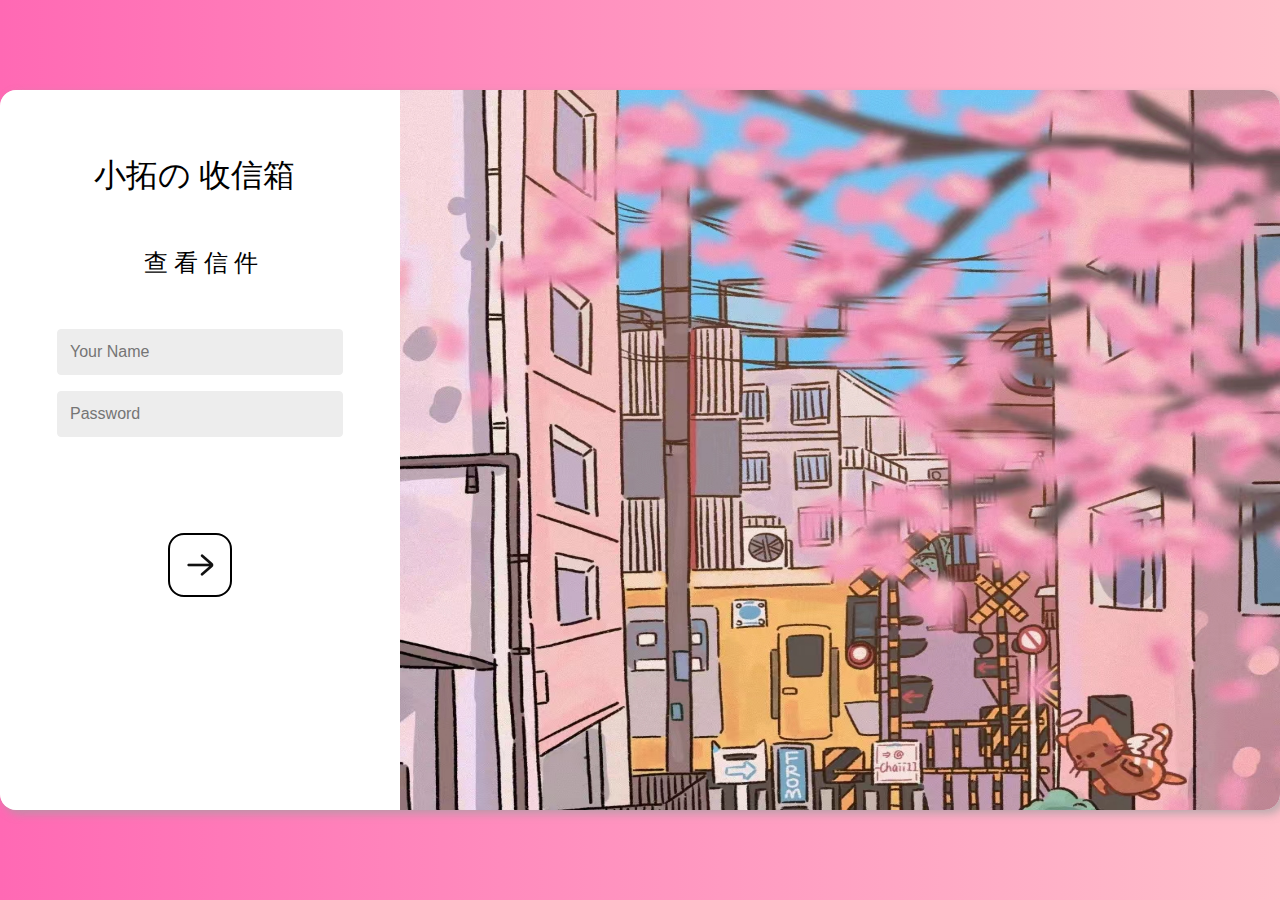
<file: index.html>
<!DOCTYPE html>
<html lang="en">

<head>
	<meta charset="UTF-8">
	<meta http-equiv="X-UA-Compatible" content="IE=edge">
	<meta name="viewport" content="width=device-width, initial-scale=1.0">
	<title>小拓の 收信箱</title>
	<link rel="stylesheet" href="css/index.css">
</head>

<body>

	<div class="main">
		<div class="login">
			<div class="login-form-box">
				<p class="login-title">小拓の 收信箱</p>
				<p class="login-sub-title">查 看 信 件</p>
				<form class="login-form">
					<input type="text" name="username" id="username" class="username special-input"
						placeholder="Your Name" autocomplete="off">
					<input type="password" name="password" id="password" class="password" placeholder="Password"
						autocomplete="off">
					<!-- <div class="remember-box">
                        <input type="checkbox" name="remember" id="remember" class="remember" value="remember">记住我
                    </div> -->
					<!-- <input type="button" id="login-button"> -->
					<input type="button" id="navigate-button" onclick="navigateToPage()">


				</form>
				<!-- <div class="link">
                    <a href="#" class="create">创建账号</a>
                    <a href="#" class="error">无法登陆？</a>
                </div> -->
			</div>
			<div class="login-background">
				<img src="" alt="" id="background">
				<!-- <img src="images/三叶.png" alt="三叶.png"> -->
				<!-- <img src="images/泷.png" alt="泷.png"> -->
			</div>
		</div>
	</div>
</body>

<script src="js/index.js"></script>

</html>
</file>
<file: css/index.css>
@keyframes login-box {
    0% {
        left: -400px;
    }

    50% {
        left: -400px;
    }

    100% {
        left: 0;
    }
}

@keyframes background {
    0% {
        opacity: 0;
    }

    100% {
        opacity: 1;
    }
}

html,
body,
.main {
    width: 100%;
    height: 100%;
    margin: 0;
    padding: 0;
    background-image: linear-gradient(to left,
            #FFC0CB, #FF69B4);
}

.main {
    display: flex;
    align-items: center;
    justify-content: center;
    background-color: aliceblue;
}

.login {
    display: flex;
    width: 1280px;
    height: 720px;
    box-shadow: 4px 4px 8px rgb(159, 159, 159, 0.7);
    background-color: white;
    overflow: hidden;
    border-radius: 16px;
    /* 添加圆角 */
}

.login .login-form-box {
    position: relative;
    display: flex;
    flex-direction: column;
    width: calc(400px - 128px);
    height: calc(100% - 128px);
    background-color: rgba(255, 255, 255, 0.473);
    padding: 64px;
    animation: login-box 2s;
    border-radius: 16px;
}

.login .login-form-box .login-title {
    margin: 0 0 64px 30px;
    font-size: 32px;
}

.login .login-form-box .login-sub-title {
    margin: -15px 0 16px 80px;
    font-size: 24px;
}

.login .login-form-box .login-form {
    display: flex;
    flex-direction: column;
    align-items: center;
    margin-bottom: 120px;
}

.login .login-form-box .login-form input[type="text"],
.login .login-form-box .login-form input[type="password"] {
    width: 260px;
    height: 32px;
    font-size: 16px;
    margin-bottom: 16px;
    padding: 6px 12px;
    border: 1px solid #ededed;
    border-radius: 4px;
    background-color: #EDEDED;
    outline: none;
    transition: all 0.5s;
}

.special-input {
    margin-top: 34px;
}


.login .login-form-box .login-form input[type="text"]:focus,
.login .login-form-box .login-form input[type="password"]:focus {
    border: 1px solid rgb(231, 66, 168);
}

.login .login-form-box .login-form .remember-box {
    display: flex;
    width: 280px;
    height: 32px;
}

.login .login-form-box .login-form input[type="checkbox"] {
    margin: 4px 4px 0 0;
    width: 16px;
    height: 16px;
}

.login .login-form-box .login-form input[type="button"] {
    margin-top: 80px;
    border: 2px solid #000000;
    border-radius: 16px;
    background-color: transparent;
    width: 64px;
    height: 64px;
    outline: none;
    background: url("../img/login-button.png") center center no-repeat;
    background-size: 32px;
    cursor: pointer;
    transition: all 0.5s;
}

.login .login-form-box .login-form input[type="button"]:hover {
    opacity: 0.5;
    border: 2px solid rgb(252, 148, 229);
    background: url("../img/login-button-hover.png") center center no-repeat;
    background-size: 32px;
}

.login .login-form-box .link {
    display: flex;
    flex-direction: column;
    align-items: flex-start;
}

.login .login-form-box .link a {
    margin-bottom: 8px;
    outline: none;
    text-decoration: none;
    color: rgb(236, 16, 170);
    transition: all 0.5s;
}

.login .login-form-box .link a:hover {
    color: rgb(0, 174, 255);
}

.login .login-background {
    width: 880px;
    height: 100%;
    animation: background 2s;
}

.login .login-background img {
    width: 100%;
    height: 100%;
}

/* index.css */
/* 其他 CSS 样式保持不变 */

@media screen and (max-width: 768px) {
    /* 当屏幕宽度小于或等于 768px 时应用以下样式 */
    .login {
        width: 100%; /* 让登录框在小屏幕上占据整个宽度 */
        height: auto; /* 自动适应内容高度 */
        flex-direction: column; /* 垂直排列内容 */
    }

    .login-form-box {
        width: 90%; /* 缩小表单宽度以适应小屏幕 */
        padding: 4%;
        margin: 2% 0; /* 添加垂直间距 */
    }

    /* 修改其他样式以适应小屏幕 */
    .login-title {
        font-size: 24px;
        margin: 0 0 32px 0;
    }

    .login-sub-title {
        font-size: 20px;
        margin: 0 0 16px 0;
    }

    .login-form input[type="text"],
    .login-form input[type="password"] {
        width: 100%; /* 让输入框占据整个宽度 */
        max-width: 100%; /* 确保最大宽度不超过屏幕宽度 */
    }

    /* 在小屏幕上隐藏背景图像 */
    .login .login-background {
        display: none;
    }
}
</file>
